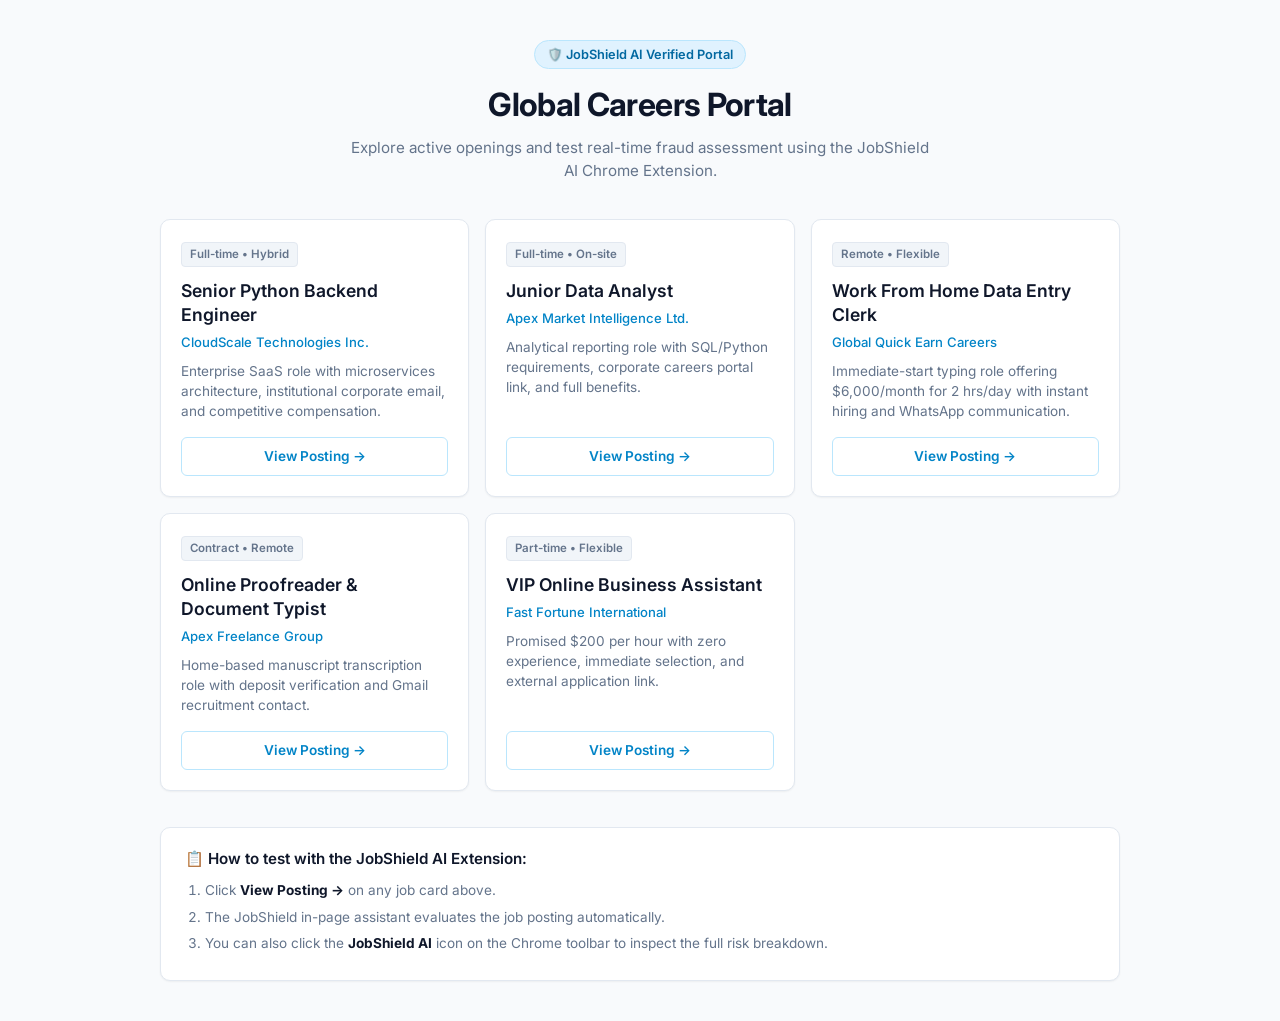
<file: demo/index.html>
<!DOCTYPE html>
<html lang="en">
<head>
  <meta charset="UTF-8">
  <meta name="viewport" content="width=device-width, initial-scale=1.0">
  <link rel="icon" type="image/x-icon" href="favicon.ico">
  <title>Global Careers Portal — Open Job Opportunities</title>
  <link rel="preconnect" href="https://fonts.googleapis.com">
  <link rel="preconnect" href="https://fonts.gstatic.com" crossorigin>
  <link href="https://fonts.googleapis.com/css2?family=Inter:wght@400;500;600;700&display=swap" rel="stylesheet">
  <style>
    :root {
      --bg: #f8fafc;
      --surface: #ffffff;
      --surface-subtle: #f1f5f9;
      --border: #e2e8f0;
      --border-hover: #cbd5e1;
      --primary: #0284c7;
      --primary-hover: #0369a1;
      --primary-subtle: #e0f2fe;
      --primary-text: #0369a1;
      --text-main: #0f172a;
      --text-muted: #64748b;
      --text-light: #94a3b8;
      --shadow-sm: 0 1px 2px 0 rgba(0, 0, 0, 0.05);
      --shadow-md: 0 4px 6px -1px rgba(0, 0, 0, 0.07), 0 2px 4px -2px rgba(0, 0, 0, 0.05);
    }
    * { box-sizing: border-box; margin: 0; padding: 0; }
    body {
      font-family: 'Inter', -apple-system, BlinkMacSystemFont, "Segoe UI", Roboto, sans-serif;
      background: var(--bg);
      color: var(--text-main);
      padding: 40px 20px;
      line-height: 1.5;
    }
    .container {
      max-width: 960px;
      margin: 0 auto;
    }
    header {
      text-align: center;
      margin-bottom: 36px;
    }
    .brand-badge {
      display: inline-flex;
      align-items: center;
      gap: 6px;
      background: var(--primary-subtle);
      border: 1px solid #bae6fd;
      color: var(--primary-text);
      padding: 4px 12px;
      border-radius: 9999px;
      font-weight: 600;
      font-size: 0.8rem;
      margin-bottom: 12px;
    }
    h1 {
      font-size: 2rem;
      font-weight: 700;
      color: var(--text-main);
      margin-bottom: 8px;
      letter-spacing: -0.02em;
    }
    p.subtitle {
      color: var(--text-muted);
      font-size: 0.95rem;
      max-width: 580px;
      margin: 0 auto;
    }
    .grid {
      display: grid;
      grid-template-columns: repeat(auto-fit, minmax(280px, 1fr));
      gap: 16px;
      margin-top: 24px;
    }
    .card {
      background: var(--surface);
      border: 1px solid var(--border);
      border-radius: 10px;
      padding: 20px;
      display: flex;
      flex-direction: column;
      justify-content: space-between;
      box-shadow: var(--shadow-sm);
      transition: all 0.15s ease-in-out;
    }
    .card:hover {
      border-color: var(--border-hover);
      box-shadow: var(--shadow-md);
      transform: translateY(-2px);
    }
    .badge {
      display: inline-block;
      align-self: flex-start;
      padding: 3px 8px;
      border-radius: 4px;
      font-size: 0.72rem;
      font-weight: 600;
      margin-bottom: 12px;
      background: var(--surface-subtle);
      color: var(--text-muted);
      border: 1px solid var(--border);
    }
    h2 {
      font-size: 1.1rem;
      font-weight: 600;
      margin-bottom: 6px;
      color: var(--text-main);
      line-height: 1.35;
    }
    .company-name {
      font-size: 0.82rem;
      color: var(--primary);
      font-weight: 500;
      margin-bottom: 10px;
    }
    p.desc {
      font-size: 0.85rem;
      color: var(--text-muted);
      margin-bottom: 16px;
      line-height: 1.45;
    }
    .btn {
      display: flex;
      align-items: center;
      justify-content: center;
      gap: 6px;
      background: var(--surface);
      color: var(--primary);
      text-decoration: none;
      padding: 8px 14px;
      border-radius: 6px;
      font-weight: 600;
      font-size: 0.85rem;
      border: 1px solid #bae6fd;
      transition: all 0.15s ease;
    }
    .btn:hover {
      background: var(--primary-subtle);
      border-color: var(--primary);
    }
    .instructions {
      margin-top: 36px;
      background: var(--surface);
      border: 1px solid var(--border);
      border-radius: 10px;
      padding: 20px 24px;
      box-shadow: var(--shadow-sm);
    }
    .instructions h3 {
      margin-bottom: 10px;
      color: var(--text-main);
      font-size: 0.95rem;
      font-weight: 600;
      display: flex;
      align-items: center;
      gap: 8px;
    }
    .instructions ol {
      padding-left: 20px;
      color: var(--text-muted);
      font-size: 0.85rem;
    }
    .instructions li {
      margin-bottom: 6px;
    }
    .instructions strong {
      color: var(--text-main);
    }
  </style>
</head>
<body>
  <div class="container">
    <header>
      <div class="brand-badge">🛡️ JobShield AI Verified Portal</div>
      <h1>Global Careers Portal</h1>
      <p class="subtitle">Explore active openings and test real-time fraud assessment using the JobShield AI Chrome Extension.</p>
    </header>

    <div class="grid">
      <!-- Job 1 -->
      <div class="card">
        <div>
          <span class="badge">Full-time • Hybrid</span>
          <h2>Senior Python Backend Engineer</h2>
          <div class="company-name">CloudScale Technologies Inc.</div>
          <p class="desc">Enterprise SaaS role with microservices architecture, institutional corporate email, and competitive compensation.</p>
        </div>
        <a href="genuine_software_engineer.html" class="btn">View Posting &rarr;</a>
      </div>

      <!-- Job 2 -->
      <div class="card">
        <div>
          <span class="badge">Full-time • On-site</span>
          <h2>Junior Data Analyst</h2>
          <div class="company-name">Apex Market Intelligence Ltd.</div>
          <p class="desc">Analytical reporting role with SQL/Python requirements, corporate careers portal link, and full benefits.</p>
        </div>
        <a href="genuine_data_analyst.html" class="btn">View Posting &rarr;</a>
      </div>

      <!-- Job 3 -->
      <div class="card">
        <div>
          <span class="badge">Remote • Flexible</span>
          <h2>Work From Home Data Entry Clerk</h2>
          <div class="company-name">Global Quick Earn Careers</div>
          <p class="desc">Immediate-start typing role offering $6,000/month for 2 hrs/day with instant hiring and WhatsApp communication.</p>
        </div>
        <a href="suspicious_wfh_data_entry.html" class="btn">View Posting &rarr;</a>
      </div>

      <!-- Job 4 -->
      <div class="card">
        <div>
          <span class="badge">Contract • Remote</span>
          <h2>Online Proofreader & Document Typist</h2>
          <div class="company-name">Apex Freelance Group</div>
          <p class="desc">Home-based manuscript transcription role with deposit verification and Gmail recruitment contact.</p>
        </div>
        <a href="scam_registration_fee.html" class="btn">View Posting &rarr;</a>
      </div>

      <!-- Job 5 -->
      <div class="card">
        <div>
          <span class="badge">Part-time • Flexible</span>
          <h2>VIP Online Business Assistant</h2>
          <div class="company-name">Fast Fortune International</div>
          <p class="desc">Promised $200 per hour with zero experience, immediate selection, and external application link.</p>
        </div>
        <a href="unrealistic_salary_no_exp.html" class="btn">View Posting &rarr;</a>
      </div>
    </div>

    <div class="instructions">
      <h3>📋 How to test with the JobShield AI Extension:</h3>
      <ol>
        <li>Click <strong>View Posting &rarr;</strong> on any job card above.</li>
        <li>The JobShield in-page assistant evaluates the job posting automatically.</li>
        <li>You can also click the <strong>JobShield AI</strong> icon on the Chrome toolbar to inspect the full risk breakdown.</li>
      </ol>
    </div>
  </div>
</body>
</html>
</file>
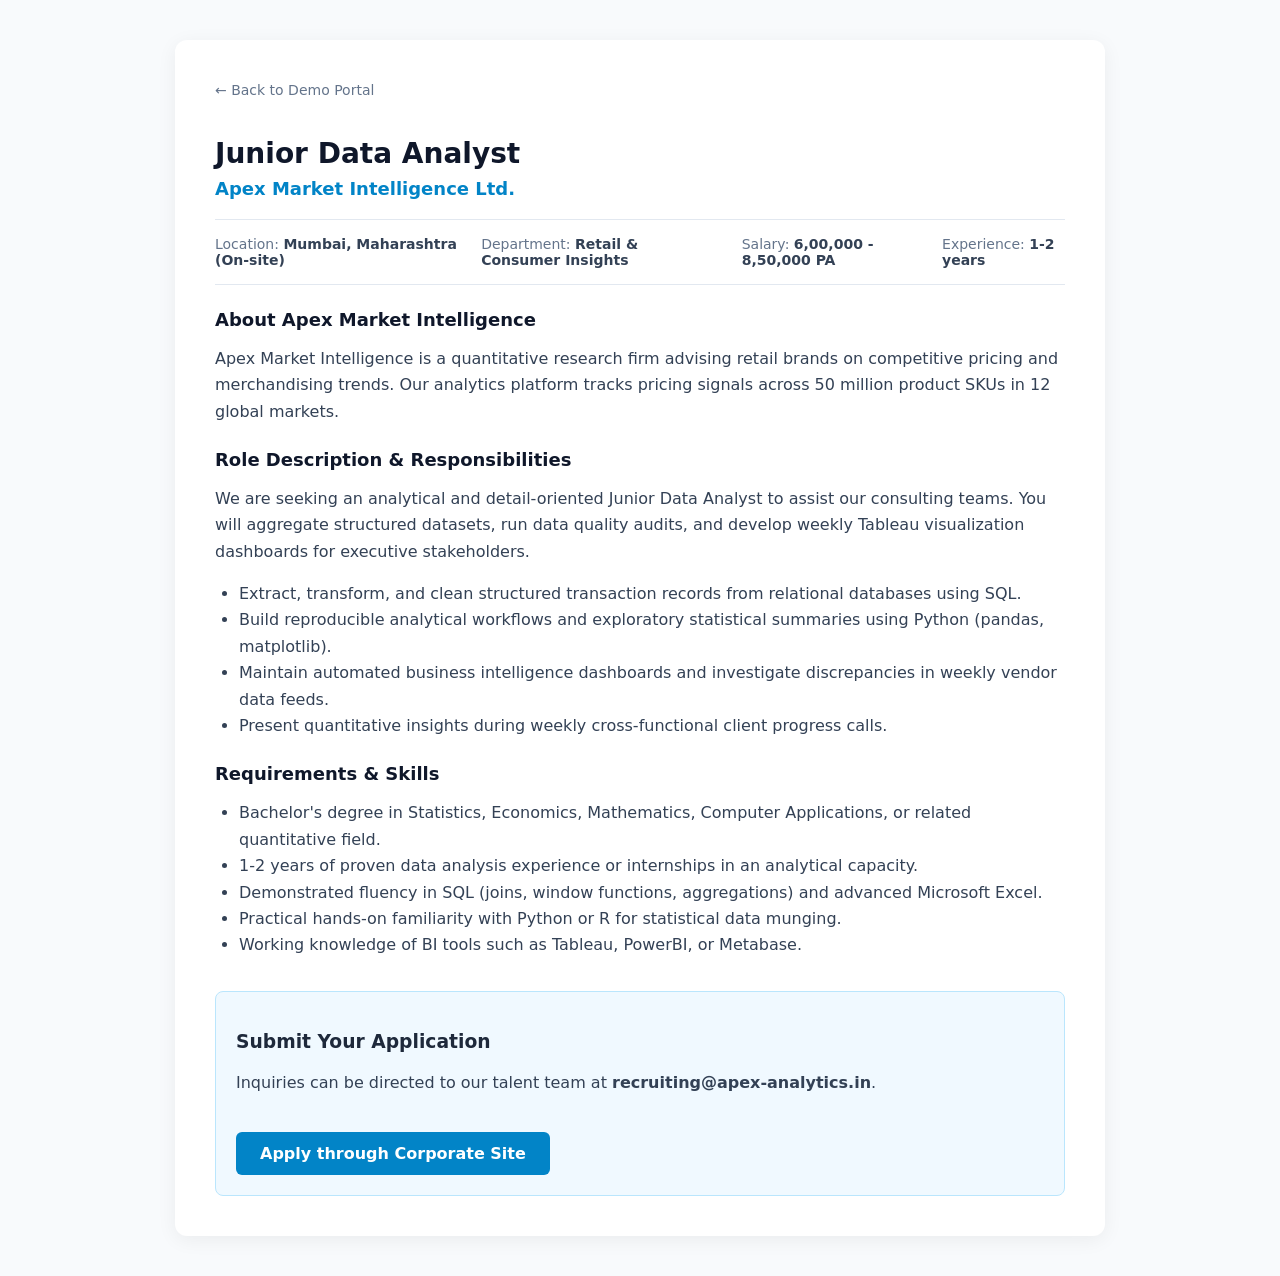
<file: demo/genuine_data_analyst.html>
﻿<!DOCTYPE html>
<html lang="en">
<head>
  <meta charset="UTF-8">
  <link rel="icon" type="image/x-icon" href="favicon.ico">
  <title>Junior Data Analyst - Apex Market Intelligence</title>
  <style>
    body { font-family: 'Segoe UI', system-ui, sans-serif; background: #f8fafc; color: #1e293b; margin: 0; padding: 40px 20px; }
    .container { max-width: 850px; margin: 0 auto; background: #fff; padding: 40px; border-radius: 12px; box-shadow: 0 4px 20px rgba(0,0,0,0.06); }
    h1 { font-size: 28px; color: #0f172a; margin-bottom: 8px; }
    .company { font-size: 18px; color: #0284c7; font-weight: 600; margin-bottom: 20px; }
    .meta-bar { display: flex; gap: 24px; padding: 16px 0; border-top: 1px solid #e2e8f0; border-bottom: 1px solid #e2e8f0; margin-bottom: 24px; font-size: 14px; color: #64748b; }
    .meta-item strong { color: #334155; }
    h2 { font-size: 18px; color: #0f172a; margin-top: 24px; margin-bottom: 12px; }
    p, li { line-height: 1.65; color: #334155; }
    ul { padding-left: 24px; margin-bottom: 16px; }
    .apply-section { margin-top: 32px; padding: 20px; background: #f0f9ff; border-radius: 8px; border: 1px solid #bae6fd; }
    .btn { display: inline-block; background: #0284c7; color: #fff; text-decoration: none; padding: 12px 24px; border-radius: 6px; font-weight: 600; }
    .nav-back { display: inline-block; margin-bottom: 20px; color: #64748b; text-decoration: none; font-size: 14px; }
  </style>
</head>
<body>
  <div class="container">
    <a href="index.html" class="nav-back">&larr; Back to Demo Portal</a>
    <h1 id="job-title">Junior Data Analyst</h1>
    <div class="company" id="company-name">Apex Market Intelligence Ltd.</div>

    <div class="meta-bar">
      <div class="meta-item">Location: <strong>Mumbai, Maharashtra (On-site)</strong></div>
      <div class="meta-item">Department: <strong>Retail & Consumer Insights</strong></div>
      <div class="meta-item" id="job-salary">Salary: <strong>6,00,000 - 8,50,000 PA</strong></div>
      <div class="meta-item">Experience: <strong>1-2 years</strong></div>
    </div>

    <h2>About Apex Market Intelligence</h2>
    <div id="company-description">
      <p>Apex Market Intelligence is a quantitative research firm advising retail brands on competitive pricing and merchandising trends. Our analytics platform tracks pricing signals across 50 million product SKUs in 12 global markets.</p>
    </div>

    <h2>Role Description & Responsibilities</h2>
    <div id="job-description">
      <p>We are seeking an analytical and detail-oriented Junior Data Analyst to assist our consulting teams. You will aggregate structured datasets, run data quality audits, and develop weekly Tableau visualization dashboards for executive stakeholders.</p>
      <ul>
        <li>Extract, transform, and clean structured transaction records from relational databases using SQL.</li>
        <li>Build reproducible analytical workflows and exploratory statistical summaries using Python (pandas, matplotlib).</li>
        <li>Maintain automated business intelligence dashboards and investigate discrepancies in weekly vendor data feeds.</li>
        <li>Present quantitative insights during weekly cross-functional client progress calls.</li>
      </ul>
    </div>

    <h2>Requirements & Skills</h2>
    <div id="job-requirements">
      <ul>
        <li>Bachelor's degree in Statistics, Economics, Mathematics, Computer Applications, or related quantitative field.</li>
        <li>1-2 years of proven data analysis experience or internships in an analytical capacity.</li>
        <li>Demonstrated fluency in SQL (joins, window functions, aggregations) and advanced Microsoft Excel.</li>
        <li>Practical hands-on familiarity with Python or R for statistical data munging.</li>
        <li>Working knowledge of BI tools such as Tableau, PowerBI, or Metabase.</li>
      </ul>
    </div>

    <div class="apply-section">
      <h3>Submit Your Application</h3>
      <p>Inquiries can be directed to our talent team at <strong id="recruiter-email">recruiting@apex-analytics.in</strong>.</p>
      <br>
      <a href="https://apex-analytics.in/jobs/junior-analyst-2026" class="btn" id="application-link">Apply through Corporate Site</a>
    </div>
  </div>
</body>
</html>
</file>
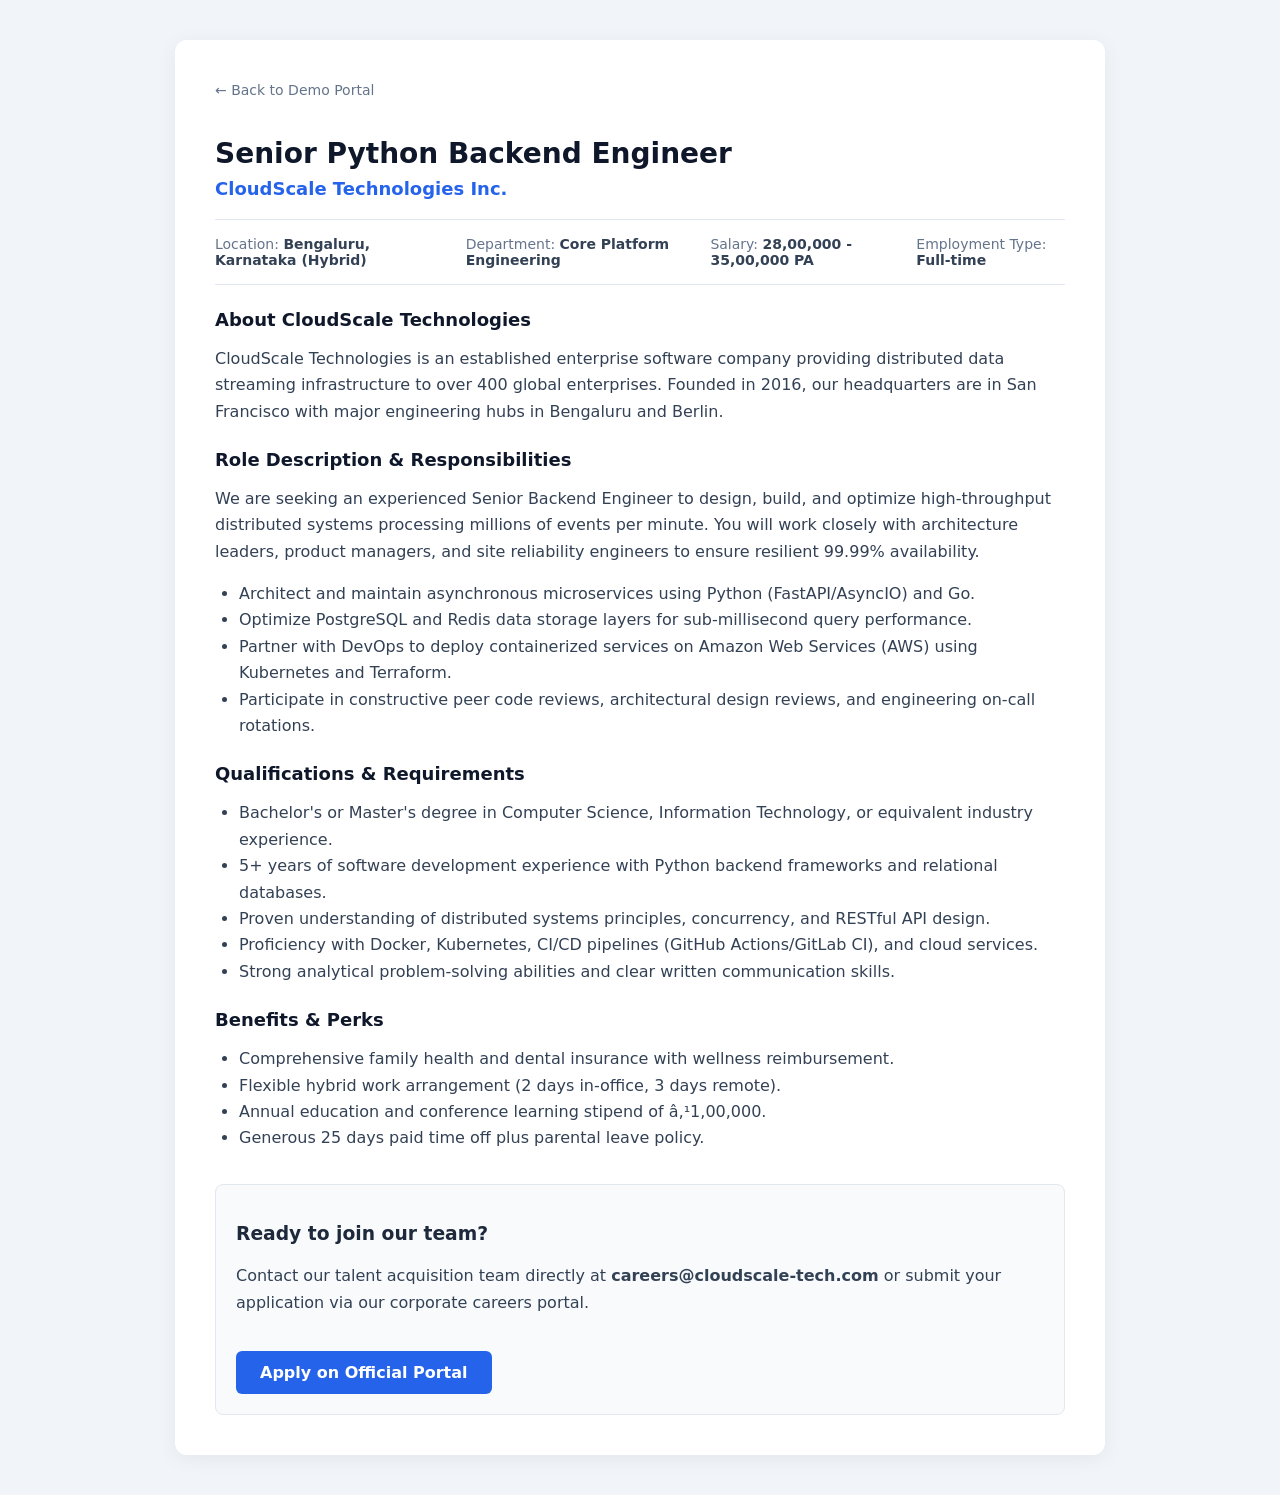
<file: demo/genuine_software_engineer.html>
﻿<!DOCTYPE html>
<html lang="en">
<head>
  <meta charset="UTF-8">
  <link rel="icon" type="image/x-icon" href="favicon.ico">
  <title>Senior Python Backend Engineer - CloudScale Technologies</title>
  <style>
    body { font-family: 'Segoe UI', system-ui, sans-serif; background: #f1f5f9; color: #1e293b; margin: 0; padding: 40px 20px; }
    .container { max-width: 850px; margin: 0 auto; background: #fff; padding: 40px; border-radius: 12px; box-shadow: 0 4px 20px rgba(0,0,0,0.06); }
    h1 { font-size: 28px; color: #0f172a; margin-bottom: 8px; }
    .company { font-size: 18px; color: #2563eb; font-weight: 600; margin-bottom: 20px; }
    .meta-bar { display: flex; gap: 24px; padding: 16px 0; border-top: 1px solid #e2e8f0; border-bottom: 1px solid #e2e8f0; margin-bottom: 24px; font-size: 14px; color: #64748b; }
    .meta-item strong { color: #334155; }
    h2 { font-size: 18px; color: #0f172a; margin-top: 24px; margin-bottom: 12px; }
    p, li { line-height: 1.65; color: #334155; }
    ul { padding-left: 24px; margin-bottom: 16px; }
    .apply-section { margin-top: 32px; padding: 20px; background: #f8fafc; border-radius: 8px; border: 1px solid #e2e8f0; }
    .btn { display: inline-block; background: #2563eb; color: #fff; text-decoration: none; padding: 12px 24px; border-radius: 6px; font-weight: 600; }
    .nav-back { display: inline-block; margin-bottom: 20px; color: #64748b; text-decoration: none; font-size: 14px; }
  </style>
</head>
<body>
  <div class="container">
    <a href="index.html" class="nav-back">&larr; Back to Demo Portal</a>
    <h1 id="job-title">Senior Python Backend Engineer</h1>
    <div class="company" id="company-name">CloudScale Technologies Inc.</div>

    <div class="meta-bar">
      <div class="meta-item">Location: <strong>Bengaluru, Karnataka (Hybrid)</strong></div>
      <div class="meta-item">Department: <strong>Core Platform Engineering</strong></div>
      <div class="meta-item" id="job-salary">Salary: <strong>28,00,000 - 35,00,000 PA</strong></div>
      <div class="meta-item">Employment Type: <strong>Full-time</strong></div>
    </div>

    <h2>About CloudScale Technologies</h2>
    <div id="company-description">
      <p>CloudScale Technologies is an established enterprise software company providing distributed data streaming infrastructure to over 400 global enterprises. Founded in 2016, our headquarters are in San Francisco with major engineering hubs in Bengaluru and Berlin.</p>
    </div>

    <h2>Role Description & Responsibilities</h2>
    <div id="job-description">
      <p>We are seeking an experienced Senior Backend Engineer to design, build, and optimize high-throughput distributed systems processing millions of events per minute. You will work closely with architecture leaders, product managers, and site reliability engineers to ensure resilient 99.99% availability.</p>
      <ul>
        <li>Architect and maintain asynchronous microservices using Python (FastAPI/AsyncIO) and Go.</li>
        <li>Optimize PostgreSQL and Redis data storage layers for sub-millisecond query performance.</li>
        <li>Partner with DevOps to deploy containerized services on Amazon Web Services (AWS) using Kubernetes and Terraform.</li>
        <li>Participate in constructive peer code reviews, architectural design reviews, and engineering on-call rotations.</li>
      </ul>
    </div>

    <h2>Qualifications & Requirements</h2>
    <div id="job-requirements">
      <ul>
        <li>Bachelor's or Master's degree in Computer Science, Information Technology, or equivalent industry experience.</li>
        <li>5+ years of software development experience with Python backend frameworks and relational databases.</li>
        <li>Proven understanding of distributed systems principles, concurrency, and RESTful API design.</li>
        <li>Proficiency with Docker, Kubernetes, CI/CD pipelines (GitHub Actions/GitLab CI), and cloud services.</li>
        <li>Strong analytical problem-solving abilities and clear written communication skills.</li>
      </ul>
    </div>

    <h2>Benefits & Perks</h2>
    <div id="job-benefits">
      <ul>
        <li>Comprehensive family health and dental insurance with wellness reimbursement.</li>
        <li>Flexible hybrid work arrangement (2 days in-office, 3 days remote).</li>
        <li>Annual education and conference learning stipend of â‚¹1,00,000.</li>
        <li>Generous 25 days paid time off plus parental leave policy.</li>
      </ul>
    </div>

    <div class="apply-section">
      <h3>Ready to join our team?</h3>
      <p>Contact our talent acquisition team directly at <strong id="recruiter-email">careers@cloudscale-tech.com</strong> or submit your application via our corporate careers portal.</p>
      <br>
      <a href="https://cloudscale-tech.com/careers/backend-dev-2026" class="btn" id="application-link">Apply on Official Portal</a>
    </div>
  </div>
</body>
</html>
</file>
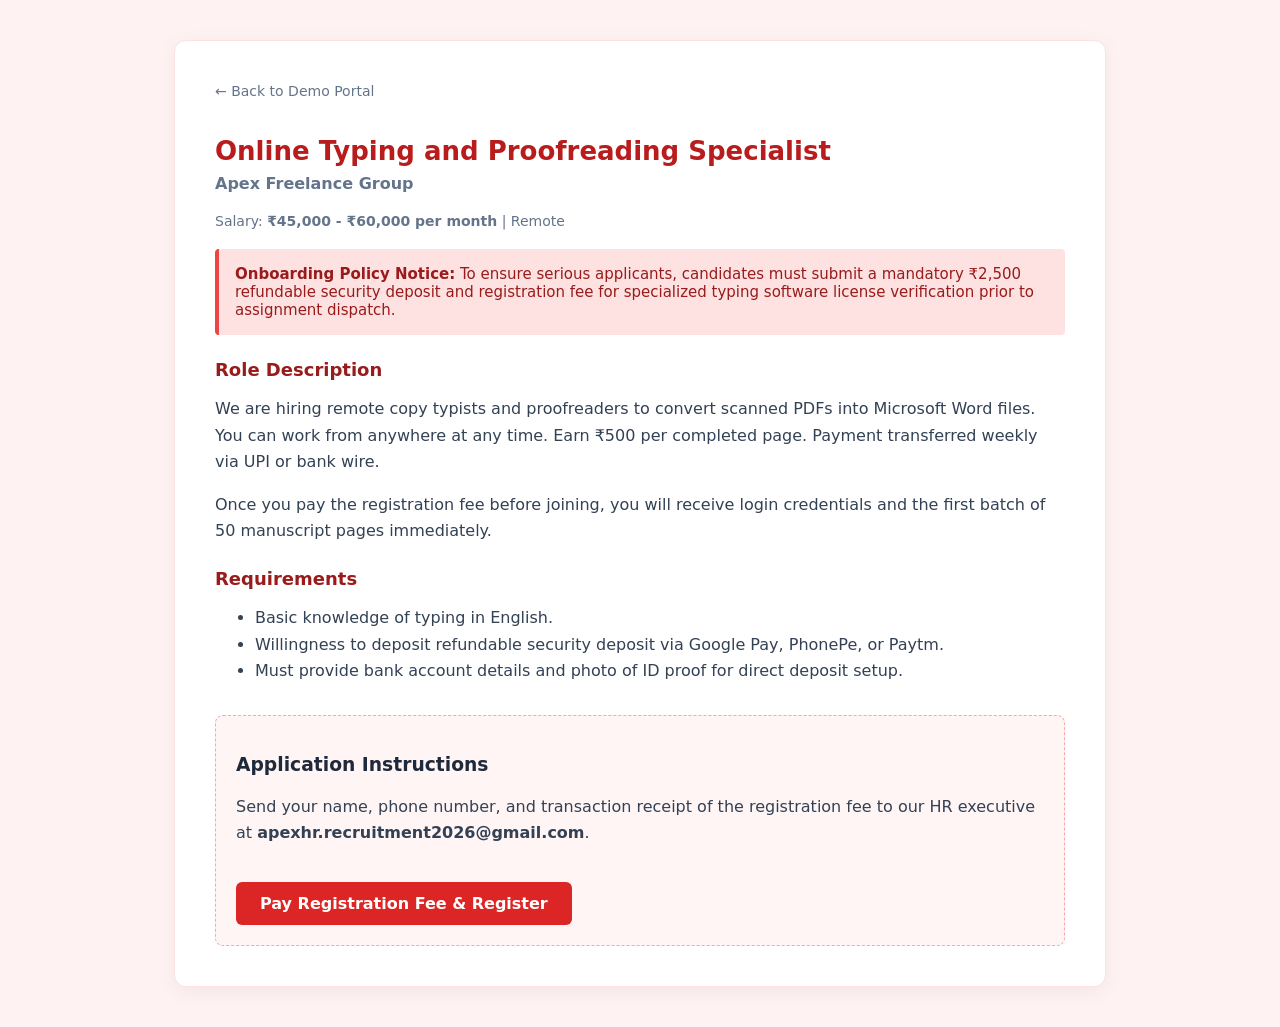
<file: demo/scam_registration_fee.html>
<!DOCTYPE html>
<html lang="en">
<head>
  <meta charset="UTF-8">
  <link rel="icon" type="image/x-icon" href="favicon.ico">
  <title>Online Proofreader & Document Typist - Fast Hire</title>
  <style>
    body { font-family: 'Segoe UI', system-ui, sans-serif; background: #fef2f2; color: #1e293b; margin: 0; padding: 40px 20px; }
    .container { max-width: 850px; margin: 0 auto; background: #fff; padding: 40px; border-radius: 12px; box-shadow: 0 4px 20px rgba(0,0,0,0.06); border: 1px solid #fee2e2; }
    h1 { font-size: 26px; color: #b91c1c; margin-bottom: 8px; }
    .company { font-size: 16px; color: #64748b; font-weight: 600; margin-bottom: 20px; }
    .fee-warning-box { background: #fee2e2; border-left: 4px solid #ef4444; padding: 16px; border-radius: 4px; margin: 20px 0; font-size: 15px; color: #991b1b; }
    h2 { font-size: 18px; color: #991b1b; margin-top: 24px; margin-bottom: 12px; }
    p, li { line-height: 1.65; color: #334155; }
    .nav-back { display: inline-block; margin-bottom: 20px; color: #64748b; text-decoration: none; font-size: 14px; }
    .btn { display: inline-block; background: #dc2626; color: #fff; text-decoration: none; padding: 12px 24px; border-radius: 6px; font-weight: 600; }
  </style>
</head>
<body>
  <div class="container">
    <a href="index.html" class="nav-back">&larr; Back to Demo Portal</a>
    <h1 id="job-title">Online Typing and Proofreading Specialist</h1>
    <div class="company" id="company-name">Apex Freelance Group</div>

    <div style="font-size: 14px; color: #64748b; margin-bottom: 16px;">
      Salary: <strong id="job-salary">₹45,000 - ₹60,000 per month</strong> | Remote
    </div>

    <div class="fee-warning-box">
      <strong>Onboarding Policy Notice:</strong> To ensure serious applicants, candidates must submit a mandatory ₹2,500 refundable security deposit and registration fee for specialized typing software license verification prior to assignment dispatch.
    </div>

    <h2>Role Description</h2>
    <div id="job-description">
      <p>We are hiring remote copy typists and proofreaders to convert scanned PDFs into Microsoft Word files. You can work from anywhere at any time. Earn ₹500 per completed page. Payment transferred weekly via UPI or bank wire.</p>
      <p>Once you pay the registration fee before joining, you will receive login credentials and the first batch of 50 manuscript pages immediately.</p>
    </div>

    <h2>Requirements</h2>
    <div id="job-requirements">
      <ul>
        <li>Basic knowledge of typing in English.</li>
        <li>Willingness to deposit refundable security deposit via Google Pay, PhonePe, or Paytm.</li>
        <li>Must provide bank account details and photo of ID proof for direct deposit setup.</li>
      </ul>
    </div>

    <div style="margin-top: 30px; padding: 20px; background: #fff5f5; border: 1px dashed #fca5a5; border-radius: 8px;">
      <h3>Application Instructions</h3>
      <p>Send your name, phone number, and transaction receipt of the registration fee to our HR executive at <strong id="recruiter-email">apexhr.recruitment2026@gmail.com</strong>.</p>
      <br>
      <a href="http://pay-security-deposit.freejobsportal.in/register" class="btn" id="application-link">Pay Registration Fee &amp; Register</a>
    </div>
  </div>
</body>
</html>
</file>
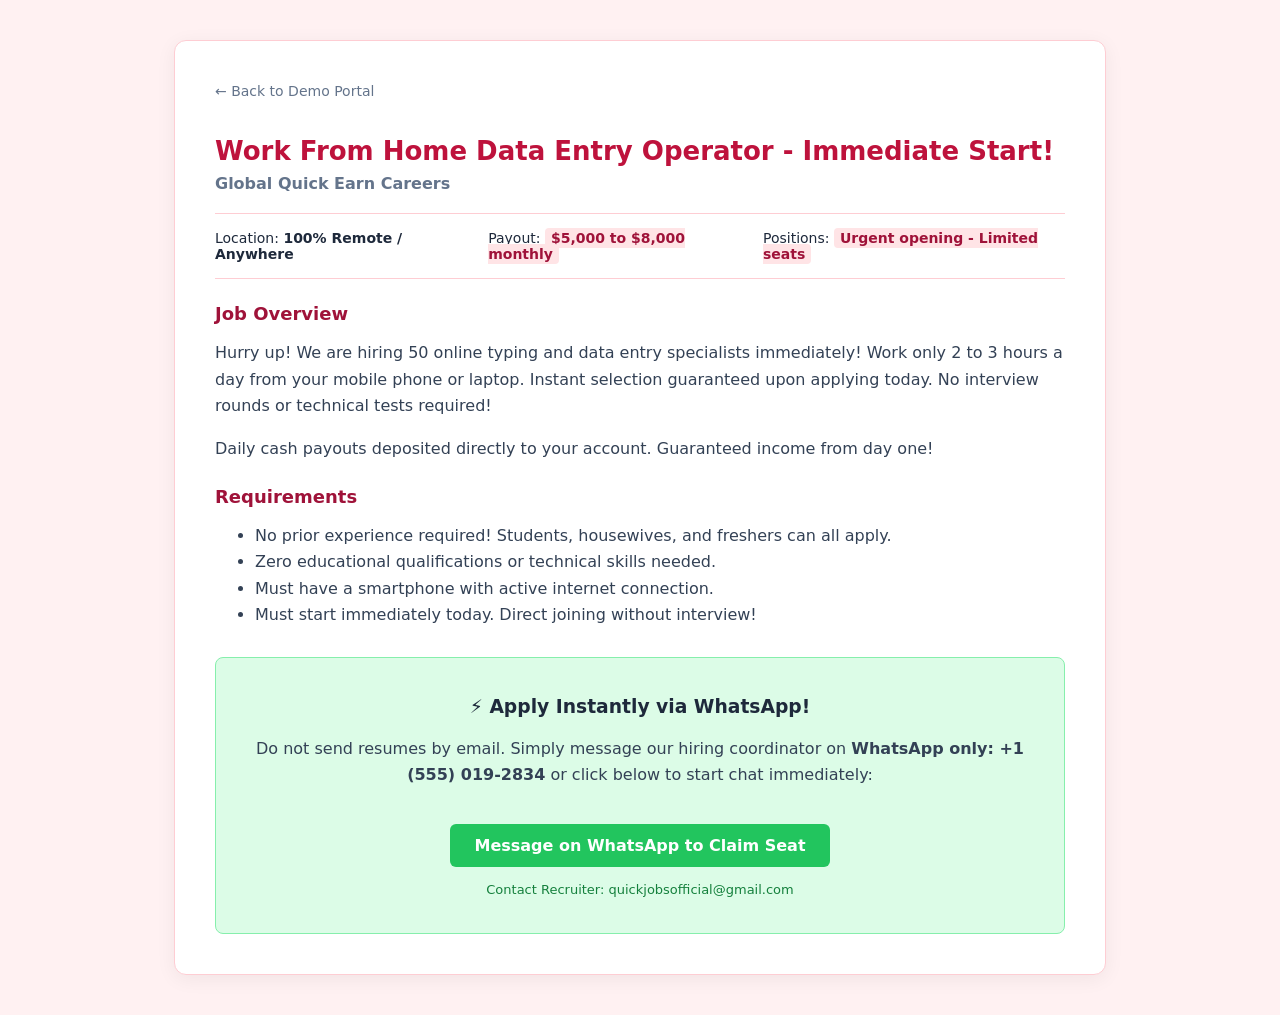
<file: demo/suspicious_wfh_data_entry.html>
<!DOCTYPE html>
<html lang="en">
<head>
  <meta charset="UTF-8">
  <link rel="icon" type="image/x-icon" href="favicon.ico">
  <title>URGENT: Work From Home Data Entry Clerk - Instant Hiring</title>
  <style>
    body { font-family: 'Segoe UI', system-ui, sans-serif; background: #fff1f2; color: #1e293b; margin: 0; padding: 40px 20px; }
    .container { max-width: 850px; margin: 0 auto; background: #fff; padding: 40px; border-radius: 12px; box-shadow: 0 4px 20px rgba(0,0,0,0.06); border: 1px solid #fecdd3; }
    h1 { font-size: 26px; color: #be123c; margin-bottom: 8px; }
    .company { font-size: 16px; color: #64748b; font-weight: 600; margin-bottom: 20px; }
    .meta-bar { display: flex; gap: 24px; padding: 16px 0; border-top: 1px solid #fecdd3; border-bottom: 1px solid #fecdd3; margin-bottom: 24px; font-size: 14px; }
    .highlight { background: #ffe4e6; padding: 2px 6px; border-radius: 4px; font-weight: bold; color: #9f1239; }
    h2 { font-size: 18px; color: #9f1239; margin-top: 24px; margin-bottom: 12px; }
    p, li { line-height: 1.65; color: #334155; }
    .whatsapp-box { background: #dcfce7; border: 1px solid #86efac; padding: 20px; border-radius: 8px; margin-top: 28px; text-align: center; }
    .whatsapp-btn { display: inline-block; background: #22c55e; color: #fff; text-decoration: none; padding: 12px 24px; border-radius: 6px; font-weight: 700; font-size: 16px; }
    .nav-back { display: inline-block; margin-bottom: 20px; color: #64748b; text-decoration: none; font-size: 14px; }
  </style>
</head>
<body>
  <div class="container">
    <a href="index.html" class="nav-back">&larr; Back to Demo Portal</a>
    <h1 id="job-title">Work From Home Data Entry Operator - Immediate Start!</h1>
    <div class="company" id="company-name">Global Quick Earn Careers</div>

    <div class="meta-bar">
      <div>Location: <strong>100% Remote / Anywhere</strong></div>
      <div id="job-salary">Payout: <span class="highlight">$5,000 to $8,000 monthly</span></div>
      <div>Positions: <span class="highlight">Urgent opening - Limited seats</span></div>
    </div>

    <h2>Job Overview</h2>
    <div id="job-description">
      <p>Hurry up! We are hiring 50 online typing and data entry specialists immediately! Work only 2 to 3 hours a day from your mobile phone or laptop. Instant selection guaranteed upon applying today. No interview rounds or technical tests required!</p>
      <p>Daily cash payouts deposited directly to your account. Guaranteed income from day one!</p>
    </div>

    <h2>Requirements</h2>
    <div id="job-requirements">
      <ul>
        <li>No prior experience required! Students, housewives, and freshers can all apply.</li>
        <li>Zero educational qualifications or technical skills needed.</li>
        <li>Must have a smartphone with active internet connection.</li>
        <li>Must start immediately today. Direct joining without interview!</li>
      </ul>
    </div>

    <div class="whatsapp-box">
      <h3>⚡ Apply Instantly via WhatsApp!</h3>
      <p>Do not send resumes by email. Simply message our hiring coordinator on <strong>WhatsApp only: +1 (555) 019-2834</strong> or click below to start chat immediately:</p>
      <br>
      <a href="https://wa.me/15550192834?text=Hi%20I%20want%20the%20data%20entry%20job" class="whatsapp-btn" id="application-link">Message on WhatsApp to Claim Seat</a>
      <p style="margin-top: 12px; font-size: 13px; color: #15803d;">Contact Recruiter: <span id="recruiter-email">quickjobsofficial@gmail.com</span></p>
    </div>
  </div>
</body>
</html>
</file>
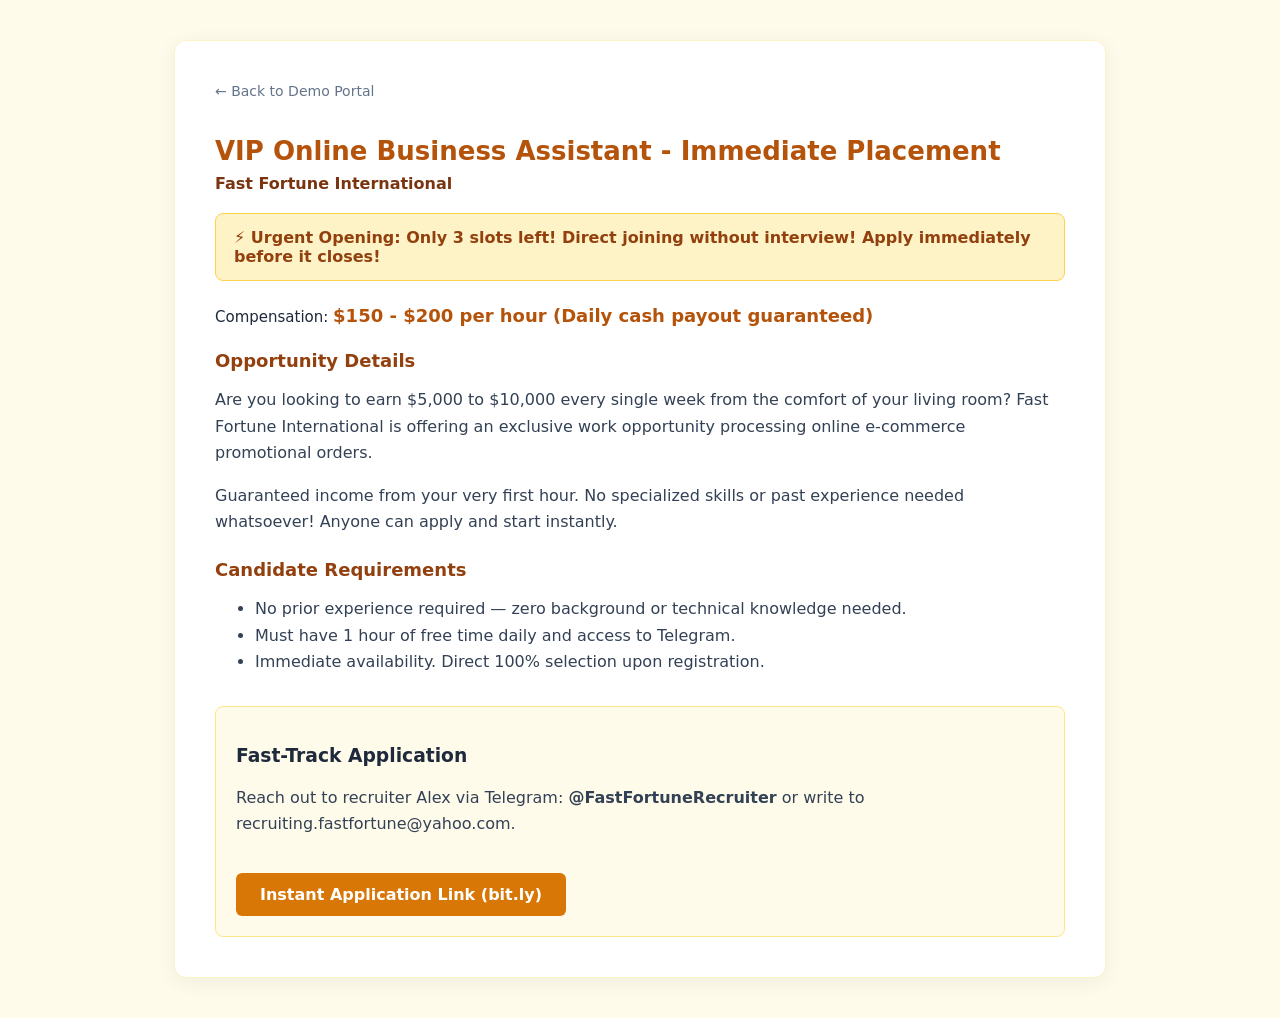
<file: demo/unrealistic_salary_no_exp.html>
<!DOCTYPE html>
<html lang="en">
<head>
  <meta charset="UTF-8">
  <link rel="icon" type="image/x-icon" href="favicon.ico">
  <title>URGENT: VIP Online Business Partner - Earn $200/hr</title>
  <style>
    body { font-family: 'Segoe UI', system-ui, sans-serif; background: #fffbeb; color: #1e293b; margin: 0; padding: 40px 20px; }
    .container { max-width: 850px; margin: 0 auto; background: #fff; padding: 40px; border-radius: 12px; box-shadow: 0 4px 20px rgba(0,0,0,0.06); border: 1px solid #fef3c7; }
    h1 { font-size: 26px; color: #b45309; margin-bottom: 8px; }
    .company { font-size: 16px; color: #78350f; font-weight: 600; margin-bottom: 20px; }
    .alert-banner { background: #fef3c7; border: 1px solid #fcd34d; padding: 14px 18px; border-radius: 8px; margin-bottom: 24px; color: #92400e; font-weight: 600; }
    h2 { font-size: 18px; color: #92400e; margin-top: 24px; margin-bottom: 12px; }
    p, li { line-height: 1.65; color: #334155; }
    .nav-back { display: inline-block; margin-bottom: 20px; color: #64748b; text-decoration: none; font-size: 14px; }
    .btn { display: inline-block; background: #d97706; color: #fff; text-decoration: none; padding: 12px 24px; border-radius: 6px; font-weight: 600; }
  </style>
</head>
<body>
  <div class="container">
    <a href="index.html" class="nav-back">&larr; Back to Demo Portal</a>
    <h1 id="job-title">VIP Online Business Assistant - Immediate Placement</h1>
    <div class="company" id="company-name">Fast Fortune International</div>

    <div class="alert-banner">
      ⚡ Urgent Opening: Only 3 slots left! Direct joining without interview! Apply immediately before it closes!
    </div>

    <div style="font-size: 15px; margin-bottom: 20px;">
      Compensation: <strong id="job-salary" style="color: #b45309; font-size: 18px;">$150 - $200 per hour (Daily cash payout guaranteed)</strong>
    </div>

    <h2>Opportunity Details</h2>
    <div id="job-description">
      <p>Are you looking to earn $5,000 to $10,000 every single week from the comfort of your living room? Fast Fortune International is offering an exclusive work opportunity processing online e-commerce promotional orders.</p>
      <p>Guaranteed income from your very first hour. No specialized skills or past experience needed whatsoever! Anyone can apply and start instantly.</p>
    </div>

    <h2>Candidate Requirements</h2>
    <div id="job-requirements">
      <ul>
        <li>No prior experience required — zero background or technical knowledge needed.</li>
        <li>Must have 1 hour of free time daily and access to Telegram.</li>
        <li>Immediate availability. Direct 100% selection upon registration.</li>
      </ul>
    </div>

    <div style="margin-top: 30px; padding: 20px; background: #fffbeb; border: 1px solid #fde68a; border-radius: 8px;">
      <h3>Fast-Track Application</h3>
      <p>Reach out to recruiter Alex via Telegram: <strong>@FastFortuneRecruiter</strong> or write to <span id="recruiter-email">recruiting.fastfortune@yahoo.com</span>.</p>
      <br>
      <a href="http://bit.ly/fast-fortune-apply-now" class="btn" id="application-link">Instant Application Link (bit.ly)</a>
    </div>
  </div>
</body>
</html>
</file>
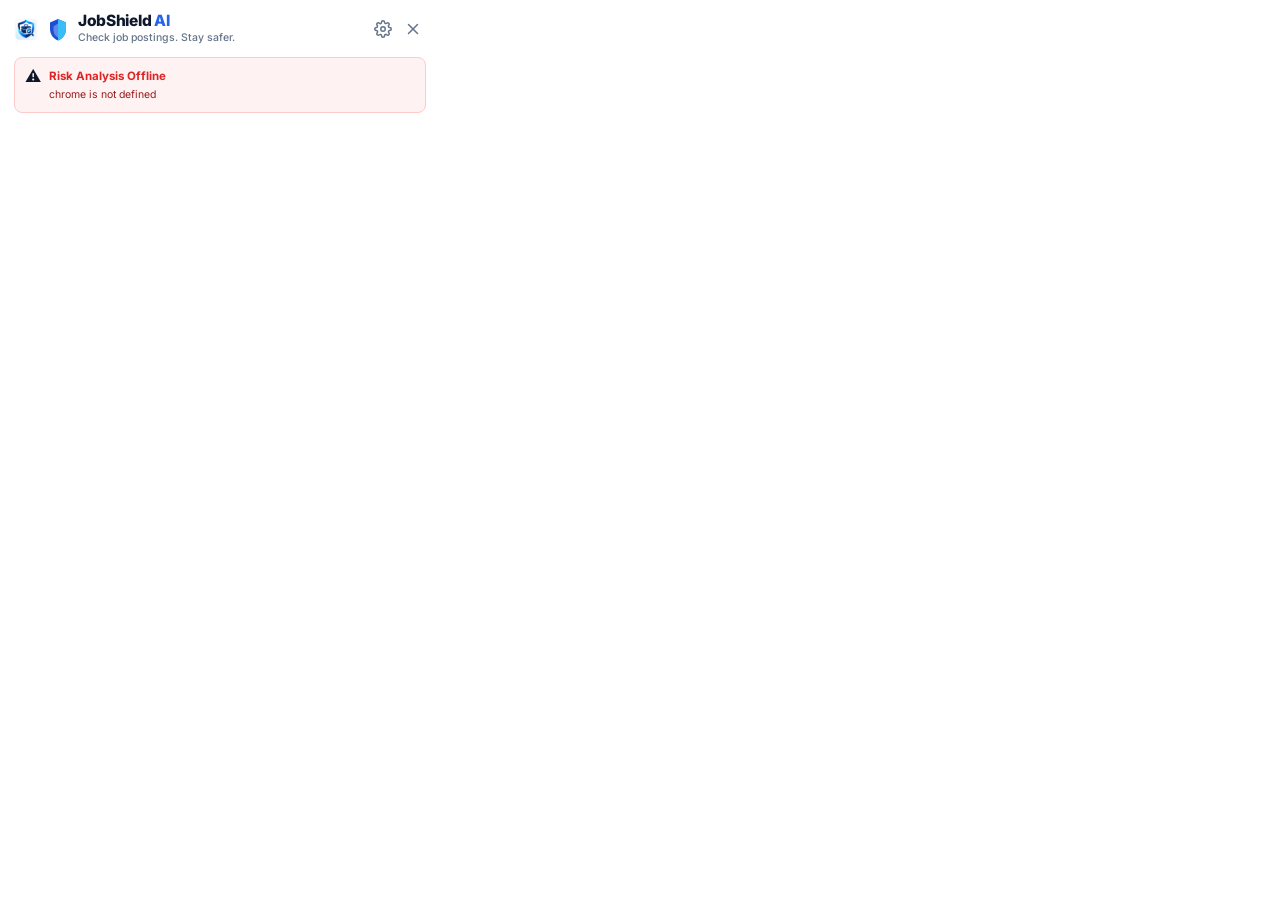
<file: extension/popup.html>
<!DOCTYPE html>
<html lang="en">
<head>
  <meta charset="UTF-8">
  <meta name="viewport" content="width=device-width, initial-scale=1.0">
  <title>JobShield AI</title>
  <link rel="icon" type="image/x-icon" href="favicon.ico">
  <link rel="preconnect" href="https://fonts.googleapis.com">
  <link rel="preconnect" href="https://fonts.gstatic.com" crossorigin>
  <link href="https://fonts.googleapis.com/css2?family=Inter:wght@400;500;600;700;800&display=swap" rel="stylesheet">
  <link rel="stylesheet" href="popup.css">
</head>
<body>
  <div class="popup-container">
    <!-- Top Nav Header -->
    <header class="popup-header">
      <div class="header-brand">
        <!-- Shows user's .ico file if available; falls back to SVG shield -->
        <img id="brand-ico" src="favicon.ico" class="brand-ico-img" alt="Logo" onerror="this.style.display='none'; document.getElementById('svg-shield-logo').style.display='flex';">
        <div id="svg-shield-logo" class="brand-shield-icon">
          <svg width="28" height="28" viewBox="0 0 24 24" fill="none">
            <path d="M12 2L4 5.5v6.2c0 5.4 3.4 10.4 8 11.8 4.6-1.4 8-6.4 8-11.8V5.5L12 2z" fill="#1d4ed8"/>
            <path d="M12 2L20 5.5v6.2c0 5.4-3.4 10.4-8 11.8V2z" fill="#38bdf8"/>
            <path d="M12 6.5l-4.5 3v3.8c0 3.2 2 6.1 4.5 7.1V6.5z" fill="#ffffff" fill-opacity="0.32"/>
          </svg>
        </div>
        <div class="brand-titles">
          <h1>JobShield <span>AI</span></h1>
          <p>Check job postings. Stay safer.</p>
        </div>
      </div>
      <div class="header-actions">
        <button id="btn-recheck" class="icon-btn" title="Re-scan / Refresh Posting">
          <svg width="18" height="18" viewBox="0 0 24 24" fill="none" stroke="currentColor" stroke-width="2" stroke-linecap="round" stroke-linejoin="round">
            <circle cx="12" cy="12" r="3"/>
            <path d="M19.4 15a1.65 1.65 0 0 0 .33 1.82l.06.06a2 2 0 0 1 0 2.83 2 2 0 0 1-2.83 0l-.06-.06a1.65 1.65 0 0 0-1.82-.33 1.65 1.65 0 0 0-1 1.51V21a2 2 0 0 1-2 2 2 2 0 0 1-2-2v-.09A1.65 1.65 0 0 0 9 19.4a1.65 1.65 0 0 0-1.82.33l-.06.06a2 2 0 0 1-2.83 0 2 2 0 0 1 0-2.83l.06-.06a1.65 1.65 0 0 0 .33-1.82 1.65 1.65 0 0 0-1.51-1H3a2 2 0 0 1-2-2 2 2 0 0 1 2-2h.09A1.65 1.65 0 0 0 4.6 9a1.65 1.65 0 0 0-.33-1.82l-.06-.06a2 2 0 0 1 0-2.83 2 2 0 0 1 2.83 0l.06.06a1.65 1.65 0 0 0 1.82.33H9a1.65 1.65 0 0 0 1-1.51V3a2 2 0 0 1 2-2 2 2 0 0 1 2 2v.09a1.65 1.65 0 0 0 1 1.51 1.65 1.65 0 0 0 1.82-.33l.06-.06a2 2 0 0 1 2.83 0 2 2 0 0 1 0 2.83l-.06.06a1.65 1.65 0 0 0-.33 1.82V9a1.65 1.65 0 0 0 1.51 1H21a2 2 0 0 1 2 2 2 2 0 0 1-2 2h-.09a1.65 1.65 0 0 0-1.51 1z"/>
          </svg>
        </button>
        <button id="btn-close" class="icon-btn" title="Close Popup">
          <svg width="18" height="18" viewBox="0 0 24 24" fill="none" stroke="currentColor" stroke-width="2" stroke-linecap="round" stroke-linejoin="round">
            <line x1="18" y1="6" x2="6" y2="18"></line>
            <line x1="6" y1="6" x2="18" y2="18"></line>
          </svg>
        </button>
      </div>
    </header>

    <!-- Loading State -->
    <div id="loading-state" class="loading-state hidden">
      <div class="spinner"></div>
      <p class="loading-title">Analyzing Job Posting...</p>
      <p class="loading-sub">Scanning text signals, recruiter domain &amp; threat rules</p>
    </div>

    <!-- Error State -->
    <div id="error-box" class="error-box hidden">
      <div class="error-icon">⚠️</div>
      <div class="error-content">
        <h4 id="error-title">Backend Offline</h4>
        <p id="error-message">FastAPI server not responding at http://127.0.0.1:8000.</p>
      </div>
    </div>

    <!-- Main Content Results Container -->
    <main id="main-content" class="main-content">
      <!-- 1. Top Primary Risk Assessment Card -->
      <section class="risk-summary-card low" id="risk-banner">
        <div class="risk-info-left">
          <div class="risk-icon-shield" id="risk-icon-wrapper">
            <svg id="risk-icon-svg" width="46" height="46" viewBox="0 0 24 24" fill="none">
              <path id="risk-shield-path" d="M12 2L4 5.5v6.2c0 5.4 3.4 10.4 8 11.8 4.6-1.4 8-6.4 8-11.8V5.5L12 2z" fill="#059669"/>
              <path id="risk-symbol-path" d="M8.5 12.2l2.3 2.3 4.7-4.7" stroke="#ffffff" stroke-width="2.3" stroke-linecap="round" stroke-linejoin="round"/>
            </svg>
          </div>
          <div class="risk-text-block">
            <h2 id="risk-level-title">LOW RISK</h2>
            <p id="risk-level-desc">This job posting looks safe with minimal warning signs.</p>
          </div>
        </div>

        <div class="risk-score-right">
          <div class="score-display">
            <span class="score-num" id="risk-score-val">14</span>
            <span class="score-denom">/ 100</span>
          </div>
          <div class="score-pill-bar">
            <div class="score-pill-fill" id="score-fill" style="width: 14%;"></div>
          </div>
          <span class="score-label">Overall Risk Score</span>
        </div>
      </section>

      <!-- 2. Job Details Card -->
      <section class="details-card">
        <div class="details-header">
          <div class="details-title">
            <span class="title-icon">💼</span>
            <h3>Job Details</h3>
          </div>
          <a href="#" id="link-view-site" class="btn-view-site" target="_blank">
            <span>View on Site</span>
            <svg width="12" height="12" viewBox="0 0 24 24" fill="none" stroke="currentColor" stroke-width="2.5"><path d="M18 13v6a2 2 0 0 1-2 2H5a2 2 0 0 1-2-2V8a2 2 0 0 1 2-2h6"/><polyline points="15 3 21 3 21 9"/><line x1="10" y1="14" x2="21" y2="3"/></svg>
          </a>
        </div>

        <div class="details-grid">
          <!-- Left Column -->
          <div class="details-col">
            <div class="detail-row">
              <span class="detail-icon">💼</span>
              <span class="detail-label">Job Title</span>
              <span class="detail-value" id="detail-title">Senior Software Engineer</span>
            </div>
            <div class="detail-row">
              <span class="detail-icon">🏢</span>
              <span class="detail-label">Company</span>
              <span class="detail-value" id="detail-company">CloudScale Tech</span>
            </div>
            <div class="detail-row">
              <span class="detail-icon">📍</span>
              <span class="detail-label">Location</span>
              <span class="detail-value" id="detail-location">Bengaluru, India (Hybrid)</span>
            </div>
            <div class="detail-row">
              <span class="detail-icon">₹</span>
              <span class="detail-label">Salary</span>
              <span class="detail-value" id="detail-salary">₹18 – 25 LPA</span>
            </div>
            <div class="detail-row">
              <span class="detail-icon">📄</span>
              <span class="detail-label">Job Type</span>
              <span class="detail-value" id="detail-jobtype">Full-time</span>
            </div>
          </div>

          <!-- Right Column -->
          <div class="details-col">
            <div class="detail-row">
              <span class="detail-icon">👤</span>
              <span class="detail-label">Recruiter</span>
              <span class="detail-value" id="detail-recruiter">hr@cloudscale-tech.com</span>
            </div>
            <div class="detail-row">
              <span class="detail-icon">🔗</span>
              <span class="detail-label">Application Link</span>
              <a href="#" class="detail-value link-truncate" id="detail-applink" target="_blank">cloudscale-tech.com/... ↗</a>
            </div>
            <div class="detail-row">
              <span class="detail-icon">🌐</span>
              <span class="detail-label">Company Domain</span>
              <span class="detail-value domain-badge" id="detail-domain-wrap">
                <span id="detail-domain">cloudscale-tech.com</span>
                <span class="verified-check" id="domain-verified-icon">✔</span>
              </span>
            </div>
          </div>
        </div>
      </section>

      <!-- 3. Indicators Two-Column Grid -->
      <section class="indicators-grid">
        <!-- Left: Positive Indicators -->
        <div class="indicator-box positive-box">
          <div class="box-header text-green">
            <span class="circle-badge-check">✔</span>
            <h4>Positive Indicators</h4>
          </div>
          <ul class="indicators-ul" id="positive-ul">
            <li><span class="circle-check-bullet">✔</span><span>Uses corporate email domain</span></li>
            <li><span class="circle-check-bullet">✔</span><span>Realistic salary range</span></li>
            <li><span class="circle-check-bullet">✔</span><span>Clear job description</span></li>
            <li><span class="circle-check-bullet">✔</span><span>Links to official company website</span></li>
          </ul>
        </div>

        <!-- Right: Warning Signs -->
        <div class="indicator-box warnings-box" id="warnings-box-wrap">
          <div class="box-header" id="warnings-header">
            <span class="header-icon" id="warnings-header-icon">⚠️</span>
            <h4 id="warnings-header-title">No Major Warning Signs</h4>
          </div>
          <ul class="indicators-ul" id="warnings-ul">
            <li><span class="circle-check-bullet">✔</span><span>No upfront payment required</span></li>
            <li><span class="circle-check-bullet">✔</span><span>No suspicious or misleading language</span></li>
            <li><span class="circle-check-bullet">✔</span><span>Standard application process</span></li>
          </ul>
        </div>
      </section>

      <!-- 4. Bottom Card: Recommended Action & AI Threat Intelligence -->
      <section class="action-card">
        <div class="action-header">
          <div class="action-title">
            <span class="bulb-icon">💡</span>
            <h4>Recommended Action</h4>
          </div>
          <button id="btn-toggle-ai" class="btn-ai-toggle" title="Toggle AI Threat Briefing">
            <span>✨ AI Analysis</span>
          </button>
        </div>
        <p class="action-desc" id="recommendation-text">
          You can proceed with the application. Always verify further communication from the official company domain.
        </p>
        
        <!-- Expandable Groq AI Threat Briefing -->
        <div id="ai-briefing-drawer" class="ai-briefing-drawer hidden">
          <div class="ai-meta-row">
            <span class="ai-source-label" id="ai-model-tag">Groq Threat Briefing</span>
          </div>
          <div class="ai-briefing-content" id="ai-briefing-text"></div>
        </div>
      </section>
    </main>
  </div>

  <script src="popup.js"></script>
</body>
</html>
</file>
<file: extension/popup.css>
/* JobShield AI — Chrome Extension Popup Stylesheet */
/* Clean, properly aligned, compact layout calibrated for Chrome popup viewports */

:root {
  --bg-page: #ffffff;
  --bg-subtle: #f8fafc;
  --border-light: #e2e8f0;
  
  --text-primary: #0f172a;
  --text-secondary: #334155;
  --text-muted: #64748b;
  --text-light: #94a3b8;

  --color-brand-blue: #2563eb;
  --color-brand-hover: #1d4ed8;
  --color-brand-light: #eff6ff;
  --color-brand-border: #dbeafe;

  --green-bg: #ecfdf5;
  --green-border: #a7f3d0;
  --green-text: #059669;
  --green-dark: #065f46;

  --amber-bg: #fffbeb;
  --amber-border: #fde68a;
  --amber-text: #d97706;
  --amber-dark: #92400e;

  --red-bg: #fef2f2;
  --red-border: #fecaca;
  --red-text: #dc2626;
  --red-dark: #991b1b;

  --purple-bg: #f5f3ff;
  --purple-border: #ddd6fe;
  --purple-text: #6d28d9;
  --purple-dark: #3730a3;

  --font-family: 'Inter', -apple-system, BlinkMacSystemFont, "Segoe UI", Roboto, sans-serif;
  --radius-lg: 12px;
  --radius-md: 8px;
  --radius-sm: 6px;
}

* {
  box-sizing: border-box;
  margin: 0;
  padding: 0;
}

html, body {
  width: 440px;
  min-width: 440px;
  max-width: 440px;
  margin: 0;
  padding: 0;
  font-family: var(--font-family);
  background-color: var(--bg-page);
  color: var(--text-primary);
  font-size: 12px;
  line-height: 1.45;
  -webkit-font-smoothing: antialiased;
  overflow-x: hidden;
  overflow-y: auto;
}

body::-webkit-scrollbar {
  width: 5px;
}
body::-webkit-scrollbar-thumb {
  background: #cbd5e1;
  border-radius: 4px;
}

.popup-container {
  padding: 12px 14px;
  display: flex;
  flex-direction: column;
  gap: 10px;
  width: 100%;
}

/* 1. Header */
.popup-header {
  display: flex;
  justify-content: space-between;
  align-items: center;
  padding-bottom: 2px;
}

.header-brand {
  display: flex;
  align-items: center;
  gap: 8px;
}

.brand-ico-img {
  width: 24px;
  height: 24px;
  object-fit: contain;
}

.brand-shield-icon {
  width: 24px;
  height: 24px;
  display: flex;
  align-items: center;
  justify-content: center;
}

.brand-titles h1 {
  font-size: 15.5px;
  font-weight: 800;
  color: #0f172a;
  letter-spacing: -0.02em;
  line-height: 1.15;
}

.brand-titles h1 span {
  color: var(--color-brand-blue);
}

.brand-titles p {
  font-size: 10.5px;
  color: var(--text-muted);
  font-weight: 500;
}

.header-actions {
  display: flex;
  align-items: center;
  gap: 4px;
}

.icon-btn {
  background: transparent;
  border: none;
  color: var(--text-muted);
  width: 26px;
  height: 26px;
  border-radius: 6px;
  cursor: pointer;
  display: flex;
  align-items: center;
  justify-content: center;
  transition: all 0.15s ease;
}

.icon-btn:hover {
  background: var(--bg-subtle);
  color: var(--text-primary);
}

/* 2. Top Primary Risk Summary Card */
.risk-summary-card {
  border-radius: var(--radius-lg);
  padding: 10px 14px;
  display: flex;
  justify-content: space-between;
  align-items: center;
  border: 1px solid transparent;
  transition: all 0.2s ease;
}

.risk-summary-card.low {
  background-color: var(--green-bg);
  border-color: #d1fae5;
}

.risk-summary-card.medium {
  background-color: var(--amber-bg);
  border-color: #fef3c7;
}

.risk-summary-card.high {
  background-color: var(--red-bg);
  border-color: #fee2e2;
}

.risk-summary-card.insufficient {
  background-color: #f1f5f9;
  border-color: #cbd5e1;
}

.risk-info-left {
  display: flex;
  align-items: center;
  gap: 12px;
  max-width: 260px;
}

.risk-icon-shield {
  width: 40px;
  height: 40px;
  display: flex;
  align-items: center;
  justify-content: center;
  flex-shrink: 0;
}

.risk-text-block h2 {
  font-size: 17px;
  font-weight: 800;
  letter-spacing: -0.01em;
  line-height: 1.15;
  margin-bottom: 2px;
}

.low .risk-text-block h2 { color: var(--green-dark); }
.medium .risk-text-block h2 { color: var(--amber-dark); }
.high .risk-text-block h2 { color: var(--red-dark); }
.insufficient .risk-text-block h2 { color: #334155; }

.risk-text-block p {
  font-size: 11px;
  color: #334155;
  line-height: 1.3;
}

.risk-score-right {
  display: flex;
  flex-direction: column;
  align-items: flex-end;
  min-width: 105px;
}

.score-display {
  display: flex;
  align-items: baseline;
  gap: 3px;
  margin-bottom: 4px;
}

.score-num {
  font-size: 24px;
  font-weight: 800;
  line-height: 1;
}

.low .score-num { color: var(--green-text); }
.medium .score-num { color: var(--amber-text); }
.high .score-num { color: var(--red-text); }
.insufficient .score-num { color: #475569; }

.score-denom {
  font-size: 12.5px;
  color: var(--text-muted);
  font-weight: 600;
}

.score-pill-bar {
  width: 100px;
  height: 6px;
  background: #e2e8f0;
  border-radius: 999px;
  overflow: hidden;
  margin-bottom: 4px;
}

.score-pill-fill {
  height: 100%;
  border-radius: 999px;
  transition: width 0.4s ease-out;
}

.low .score-pill-fill { background-color: #10b981; }
.medium .score-pill-fill { background-color: #f59e0b; }
.high .score-pill-fill { background-color: #ef4444; }
.insufficient .score-pill-fill { background-color: #64748b; }

.score-label {
  font-size: 10px;
  color: var(--text-muted);
  font-weight: 500;
}

/* 3. Job Details Card */
.details-card {
  background: #ffffff;
  border: 1px solid var(--border-light);
  border-radius: var(--radius-lg);
  padding: 10px 14px;
}

.details-header {
  display: flex;
  justify-content: space-between;
  align-items: center;
  margin-bottom: 8px;
  padding-bottom: 6px;
  border-bottom: 1px solid #f1f5f9;
}

.details-title {
  display: flex;
  align-items: center;
  gap: 6px;
}

.details-title h3 {
  font-size: 13px;
  font-weight: 700;
  color: var(--text-primary);
}

.title-icon {
  font-size: 13.5px;
}

.btn-view-site {
  display: inline-flex;
  align-items: center;
  gap: 4px;
  background: var(--color-brand-light);
  border: 1px solid var(--color-brand-border);
  color: var(--color-brand-blue);
  padding: 3px 8px;
  border-radius: 5px;
  font-size: 10.5px;
  font-weight: 600;
  text-decoration: none;
  transition: background 0.15s;
}

.btn-view-site:hover {
  background: #dbeafe;
}

.details-grid {
  display: grid;
  grid-template-columns: 1.1fr 1fr;
  gap: 12px;
}

.details-col {
  display: flex;
  flex-direction: column;
  gap: 6px;
}

.detail-row {
  display: flex;
  align-items: baseline;
  gap: 6px;
  font-size: 11px;
}

.detail-icon {
  width: 14px;
  text-align: center;
  font-size: 11px;
  color: var(--text-muted);
  flex-shrink: 0;
}

.detail-label {
  color: var(--text-muted);
  width: 68px;
  flex-shrink: 0;
  font-weight: 500;
}

.detail-value {
  color: var(--text-primary);
  font-weight: 600;
  white-space: nowrap;
  overflow: hidden;
  text-overflow: ellipsis;
  max-width: 125px;
}

.link-truncate {
  color: var(--color-brand-blue);
  text-decoration: none;
}

.link-truncate:hover {
  text-decoration: underline;
}

.domain-badge {
  display: inline-flex;
  align-items: center;
  gap: 4px;
}

.verified-check {
  display: inline-flex;
  align-items: center;
  justify-content: center;
  width: 13px;
  height: 13px;
  border-radius: 50%;
  background: #10b981;
  color: #ffffff;
  font-size: 8.5px;
  font-weight: 800;
}

/* 4. Two-Column Indicators Section */
.indicators-grid {
  display: grid;
  grid-template-columns: 1fr 1fr;
  gap: 10px;
}

.indicator-box {
  border-radius: var(--radius-md);
  padding: 9px 11px;
  border: 1px solid transparent;
}

.positive-box {
  background: #f0fdf4;
  border-color: #dcfce7;
}

.warnings-box {
  background: #fffdf0;
  border-color: #fef3c7;
}

.warnings-box.has-warnings {
  background: var(--red-bg);
  border-color: var(--red-border);
}

.box-header {
  display: flex;
  align-items: center;
  gap: 5px;
  margin-bottom: 6px;
}

.box-header h4 {
  font-size: 11.5px;
  font-weight: 700;
}

.positive-box .box-header h4 { color: #166534; }
.warnings-box .box-header h4 { color: #78350f; }
.warnings-box.has-warnings .box-header h4 { color: #991b1b; }

.circle-badge-check {
  width: 14px;
  height: 14px;
  border-radius: 50%;
  background: #059669;
  color: #fff;
  display: flex;
  align-items: center;
  justify-content: center;
  font-size: 9px;
  font-weight: 800;
}

.header-icon {
  font-size: 12px;
}

.indicators-ul {
  list-style: none;
  display: flex;
  flex-direction: column;
  gap: 5px;
}

.indicators-ul li {
  display: flex;
  align-items: flex-start;
  gap: 6px;
  font-size: 10.5px;
  line-height: 1.3;
  color: #334155;
}

.circle-check-bullet {
  width: 14px;
  height: 14px;
  border-radius: 50%;
  background: #10b981;
  color: #ffffff;
  display: inline-flex;
  align-items: center;
  justify-content: center;
  font-size: 8.5px;
  font-weight: 800;
  flex-shrink: 0;
  margin-top: 1px;
}

.circle-warn-bullet {
  width: 14px;
  height: 14px;
  border-radius: 50%;
  background: #ef4444;
  color: #ffffff;
  display: inline-flex;
  align-items: center;
  justify-content: center;
  font-size: 8.5px;
  font-weight: 800;
  flex-shrink: 0;
  margin-top: 1px;
}

/* 5. Bottom Card: Recommended Action & AI Threat Intelligence */
.action-card {
  background: var(--purple-bg);
  border: 1px solid #ede9fe;
  border-radius: var(--radius-md);
  padding: 9px 12px;
}

.action-header {
  display: flex;
  justify-content: space-between;
  align-items: center;
  margin-bottom: 4px;
}

.action-title {
  display: flex;
  align-items: center;
  gap: 5px;
}

.action-title h4 {
  font-size: 11.5px;
  font-weight: 700;
  color: var(--purple-dark);
}

.bulb-icon {
  font-size: 13px;
}

.btn-ai-toggle {
  background: #ede9fe;
  border: 1px solid #ddd6fe;
  color: #5b21b6;
  border-radius: 5px;
  padding: 2px 7px;
  font-size: 10px;
  font-weight: 600;
  cursor: pointer;
  transition: all 0.15s;
}

.btn-ai-toggle:hover {
  background: #ddd6fe;
}

.action-desc {
  font-size: 11px;
  color: #334155;
  line-height: 1.4;
}

.ai-briefing-drawer {
  margin-top: 8px;
  padding-top: 8px;
  border-top: 1px dashed #ddd6fe;
  font-size: 11px;
  color: #1e1b4b;
}

.ai-meta-row {
  margin-bottom: 5px;
}

.ai-source-label {
  font-size: 9px;
  text-transform: uppercase;
  letter-spacing: 0.5px;
  font-weight: 700;
  color: #6d28d9;
  background: #ede9fe;
  padding: 2px 5px;
  border-radius: 4px;
}

.ai-briefing-content {
  line-height: 1.45;
}

.ai-briefing-content strong {
  color: #0f172a;
}

.ai-briefing-content .bullet-item {
  display: flex;
  align-items: baseline;
  gap: 5px;
  margin-top: 3px;
}

.ai-briefing-content .bullet-dot {
  color: #7c3aed;
  font-weight: 800;
}

.ai-briefing-content .paragraph-break {
  height: 5px;
}

/* Helper & State Classes */
.hidden {
  display: none !important;
}

.loading-state {
  display: flex;
  flex-direction: column;
  align-items: center;
  justify-content: center;
  padding: 24px 10px;
  text-align: center;
}

.spinner {
  width: 24px;
  height: 24px;
  border: 2.5px solid #e2e8f0;
  border-top-color: var(--color-brand-blue);
  border-radius: 50%;
  animation: spin 0.8s linear infinite;
  margin-bottom: 10px;
}

@keyframes spin {
  to { transform: rotate(360deg); }
}

.loading-title {
  font-size: 12px;
  font-weight: 700;
  color: var(--text-primary);
  margin-bottom: 2px;
}

.loading-sub {
  font-size: 10.5px;
  color: var(--text-muted);
}

.error-box {
  display: flex;
  align-items: flex-start;
  gap: 8px;
  background: #fef2f2;
  border: 1px solid #fecaca;
  border-radius: var(--radius-md);
  padding: 10px;
}

.error-icon {
  font-size: 16px;
  line-height: 1;
}

.error-content h4 {
  font-size: 11.5px;
  font-weight: 700;
  color: #dc2626;
  margin-bottom: 2px;
}

.error-content p {
  font-size: 10.5px;
  color: #991b1b;
}
</file>
